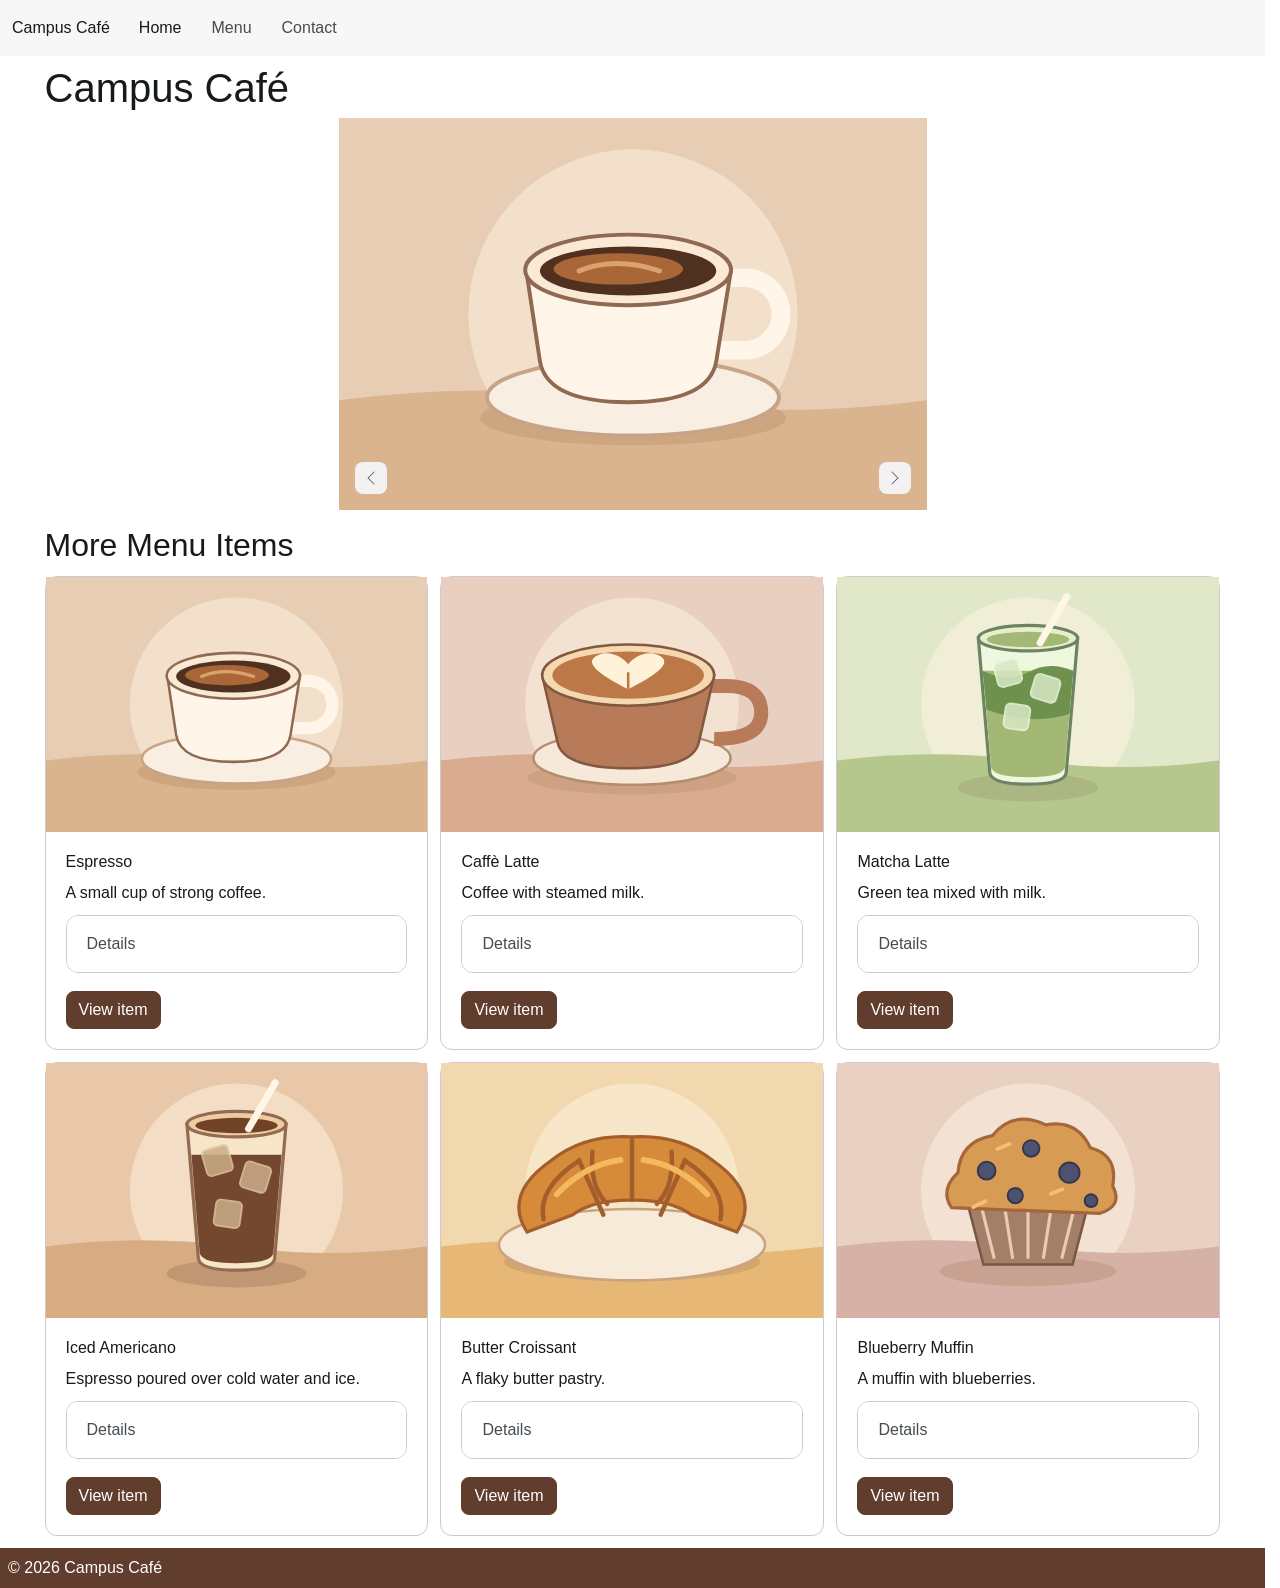
<file: index.html>
<!DOCTYPE html>
<html lang="en">
<head>
  <meta charset="UTF-8">
  <meta name="viewport" content="width=device-width, initial-scale=1.0">
  <title>Home | Campus Café</title>
  <link rel="stylesheet" href="css/bootstrap.min.css">
  <link rel="stylesheet" href="css/style.css">
  <script type="module" src="js/bootstrap.bundle.min.js"></script>
</head>
<body>
  <nav class="navbar md:navbar-expand bg-1 fg-2" aria-label="Main navigation">
    <div class="container-fluid">
      <a class="navbar-brand" href="index.html">Campus Café</a>
      <button class="btn-icon navbar-toggler" type="button" data-bs-toggle="drawer"
        data-bs-target="#navbarNav" aria-controls="navbarNav" aria-expanded="false" aria-label="Toggle navigation">
        <span class="navbar-toggler-icon" aria-hidden="true"></span>
      </button>
      <dialog class="drawer drawer-end" tabindex="-1" id="navbarNav" aria-labelledby="navbarNavLabel">
        <div class="drawer-header">
          <p class="drawer-title" id="navbarNavLabel">Menu</p>
          <button type="button" class="btn-close" data-bs-dismiss="drawer" aria-label="Close menu"></button>
        </div>
        <div class="drawer-body">
          <ul class="navbar-nav">
          <li class="nav-item"><a class="nav-link active" href="index.html" aria-current="page">Home</a></li>
          <li class="nav-item"><a class="nav-link" href="index.html#menu">Menu</a></li>
          <li class="nav-item"><a class="nav-link" href="contact.html">Contact</a></li>
          </ul>
        </div>
      </dialog>
    </div>
  </nav>

  <main class="container mt-3">
    <h1>Campus Café</h1>
    <div id="heroCarousel" class="carousel carousel-overlay md:col-6 mx-auto">
      <div class="carousel-inner">
        <div class="carousel-item active">
          <img src="images/espresso.svg" class="d-block w-100" alt="A small cup of espresso">
        </div>
        <div class="carousel-item">
          <img src="images/latte.svg" class="d-block w-100" alt="A cup of latte with foam art">
        </div>
        <div class="carousel-item">
          <img src="images/matcha.svg" class="d-block w-100" alt="A glass of iced matcha latte">
        </div>
      </div>
      <div class="carousel-overlay-controls">
        <button class="btn-icon btn-sm btn-subtle theme-secondary" type="button"
          data-bs-target="#heroCarousel" data-bs-slide="prev">
          <span class="carousel-icon-prev" aria-hidden="true"></span>
          <span class="visually-hidden">Previous</span>
        </button>
        <button class="btn-icon btn-sm btn-subtle theme-secondary" type="button"
          data-bs-target="#heroCarousel" data-bs-slide="next">
          <span class="carousel-icon-next" aria-hidden="true"></span>
          <span class="visually-hidden">Next</span>
        </button>
      </div>
    </div>

    <section class="mt-5" id="menu">
      <h2 class="mb-4">More Menu Items</h2>
      <div class="row g-4">
      <div class="col-12 md:col-6 lg:col-4">
        <article class="card h-100">
          <img src="images/espresso.svg" class="w-100" alt="Illustration of a small ivory espresso cup filled with dark coffee">
          <div class="card-body d-flex flex-column">
            <h3 class="h5">Espresso</h3>
            <p>A small cup of strong coffee.</p>
            <div class="accordion mb-3">
              <details class="accordion-item">
                <summary class="accordion-header">Details</summary>
                <div class="accordion-body">Made with finely ground coffee.</div>
              </details>
            </div>
            <button class="btn-solid theme-primary mt-auto" type="button"
              data-bs-toggle="dialog" data-bs-target="#itemDialog1">View item</button>
          </div>
          <dialog class="dialog" id="itemDialog1" aria-labelledby="itemTitle1">
            <div class="dialog-header">
              <h4 class="dialog-title" id="itemTitle1">Espresso</h4>
              <button type="button" class="btn-close" data-bs-dismiss="dialog" aria-label="Close dialog"></button>
            </div>
            <div class="dialog-body">
              <p class="mb-0">Available as a single or double shot.</p>
            </div>
            <div class="dialog-footer">
              <button type="button" class="btn-solid theme-primary" data-bs-dismiss="dialog">Close</button>
            </div>
          </dialog>
        </article>
      </div>

      <div class="col-12 md:col-6 lg:col-4">
        <article class="card h-100">
          <img src="images/latte.svg" class="w-100" alt="Illustration of a ceramic latte cup with heart-shaped foam art">
          <div class="card-body d-flex flex-column">
            <h3 class="h5">Caffè Latte</h3>
            <p>Coffee with steamed milk.</p>
            <div class="accordion mb-3">
              <details class="accordion-item">
                <summary class="accordion-header">Details</summary>
                <div class="accordion-body">A creamy coffee made with steamed milk.</div>
              </details>
            </div>
            <button class="btn-solid theme-primary mt-auto" type="button"
              data-bs-toggle="dialog" data-bs-target="#itemDialog2">View item</button>
          </div>
          <dialog class="dialog" id="itemDialog2" aria-labelledby="itemTitle2">
            <div class="dialog-header">
              <h4 class="dialog-title" id="itemTitle2">Caffè Latte</h4>
              <button type="button" class="btn-close" data-bs-dismiss="dialog" aria-label="Close dialog"></button>
            </div>
            <div class="dialog-body">
              <p class="mb-0">Try it with regular or oat milk.</p>
            </div>
            <div class="dialog-footer">
              <button type="button" class="btn-solid theme-primary" data-bs-dismiss="dialog">Close</button>
            </div>
          </dialog>
        </article>
      </div>

      <div class="col-12 md:col-6 lg:col-4">
        <article class="card h-100">
          <img src="images/matcha.svg" class="w-100" alt="Illustration of a glass of green matcha latte with ice">
          <div class="card-body d-flex flex-column">
            <h3 class="h5">Matcha Latte</h3>
            <p>Green tea mixed with milk.</p>
            <div class="accordion mb-3">
              <details class="accordion-item">
                <summary class="accordion-header">Details</summary>
                <div class="accordion-body">Available hot or iced for a study break.</div>
              </details>
            </div>
            <button class="btn-solid theme-primary mt-auto" type="button"
              data-bs-toggle="dialog" data-bs-target="#itemDialog3">View item</button>
          </div>
          <dialog class="dialog" id="itemDialog3" aria-labelledby="itemTitle3">
            <div class="dialog-header">
              <h4 class="dialog-title" id="itemTitle3">Matcha Latte</h4>
              <button type="button" class="btn-close" data-bs-dismiss="dialog" aria-label="Close dialog"></button>
            </div>
            <div class="dialog-body">
              <p class="mb-0">Available hot or iced.</p>
            </div>
            <div class="dialog-footer">
              <button type="button" class="btn-solid theme-primary" data-bs-dismiss="dialog">Close</button>
            </div>
          </dialog>
        </article>
      </div>

      <div class="col-12 md:col-6 lg:col-4">
        <article class="card h-100">
          <img src="images/americano.svg" class="w-100" alt="Illustration of a clear glass of dark iced coffee">
          <div class="card-body d-flex flex-column">
            <h3 class="h5">Iced Americano</h3>
            <p>Espresso poured over cold water and ice.</p>
            <div class="accordion mb-3">
              <details class="accordion-item">
                <summary class="accordion-header">Details</summary>
                <div class="accordion-body">A refreshing coffee without milk.</div>
              </details>
            </div>
            <button class="btn-solid theme-primary mt-auto" type="button"
              data-bs-toggle="dialog" data-bs-target="#itemDialog4">View item</button>
          </div>
          <dialog class="dialog" id="itemDialog4" aria-labelledby="itemTitle4">
            <div class="dialog-header">
              <h4 class="dialog-title" id="itemTitle4">Iced Americano</h4>
              <button type="button" class="btn-close" data-bs-dismiss="dialog" aria-label="Close dialog"></button>
            </div>
            <div class="dialog-body">
              <p class="mb-0">Served over ice.</p>
            </div>
            <div class="dialog-footer">
              <button type="button" class="btn-solid theme-primary" data-bs-dismiss="dialog">Close</button>
            </div>
          </dialog>
        </article>
      </div>

      <div class="col-12 md:col-6 lg:col-4">
        <article class="card h-100">
          <img src="images/croissant.svg" class="w-100" alt="Illustration of a golden crescent-shaped croissant">
          <div class="card-body d-flex flex-column">
            <h3 class="h5">Butter Croissant</h3>
            <p>A flaky butter pastry.</p>
            <div class="accordion mb-3">
              <details class="accordion-item">
                <summary class="accordion-header">Details</summary>
                <div class="accordion-body">A buttery pastry to enjoy with coffee.</div>
              </details>
            </div>
            <button class="btn-solid theme-primary mt-auto" type="button"
              data-bs-toggle="dialog" data-bs-target="#itemDialog5">View item</button>
          </div>
          <dialog class="dialog" id="itemDialog5" aria-labelledby="itemTitle5">
            <div class="dialog-header">
              <h4 class="dialog-title" id="itemTitle5">Butter Croissant</h4>
              <button type="button" class="btn-close" data-bs-dismiss="dialog" aria-label="Close dialog"></button>
            </div>
            <div class="dialog-body">
              <p class="mb-0">Enjoy with a hot coffee.</p>
            </div>
            <div class="dialog-footer">
              <button type="button" class="btn-solid theme-primary" data-bs-dismiss="dialog">Close</button>
            </div>
          </dialog>
        </article>
      </div>

      <div class="col-12 md:col-6 lg:col-4">
        <article class="card h-100">
          <img src="images/muffin.svg" class="w-100" alt="Illustration of a blueberry muffin in a paper wrapper">
          <div class="card-body d-flex flex-column">
            <h3 class="h5">Blueberry Muffin</h3>
            <p>A muffin with blueberries.</p>
            <div class="accordion mb-3">
              <details class="accordion-item">
                <summary class="accordion-header">Details</summary>
                <div class="accordion-body">A sweet snack with juicy blueberries.</div>
              </details>
            </div>
            <button class="btn-solid theme-primary mt-auto" type="button"
              data-bs-toggle="dialog" data-bs-target="#itemDialog6">View item</button>
          </div>
          <dialog class="dialog" id="itemDialog6" aria-labelledby="itemTitle6">
            <div class="dialog-header">
              <h4 class="dialog-title" id="itemTitle6">Blueberry Muffin</h4>
              <button type="button" class="btn-close" data-bs-dismiss="dialog" aria-label="Close dialog"></button>
            </div>
            <div class="dialog-body">
              <p class="mb-0">Ask about availability at the counter.</p>
            </div>
            <div class="dialog-footer">
              <button type="button" class="btn-solid theme-primary" data-bs-dismiss="dialog">Close</button>
            </div>
          </dialog>
        </article>
      </div>
      </div>
    </section>
  </main>

  <footer class="bg-primary fg-contrast-primary p-3 mt-4">
    <p class="mb-0">&copy; 2026 Campus Café</p>
  </footer>
</body>
</html>
</file>
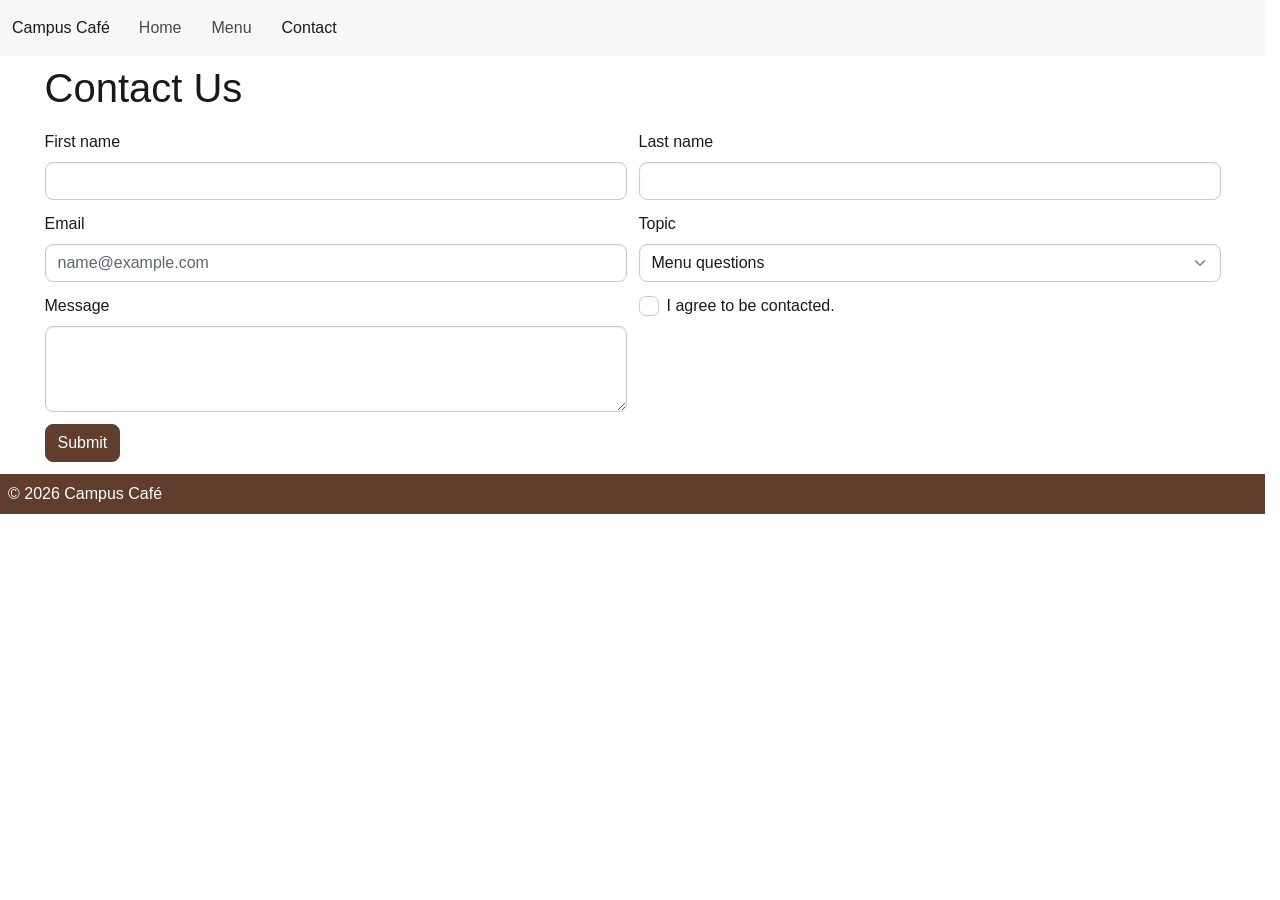
<file: contact.html>
<!DOCTYPE html>
<html lang="en">
<head>
  <meta charset="UTF-8">
  <meta name="viewport" content="width=device-width, initial-scale=1.0">
  <title>Contact | Campus Café</title>
  <link rel="stylesheet" href="css/bootstrap.min.css">
  <link rel="stylesheet" href="css/style.css">
  <script type="module" src="js/bootstrap.bundle.min.js"></script>
</head>
<body>
  <nav class="navbar md:navbar-expand bg-1 fg-2" aria-label="Main navigation">
    <div class="container-fluid">
      <a class="navbar-brand" href="index.html">Campus Café</a>
      <button class="btn-icon navbar-toggler" type="button" data-bs-toggle="drawer"
        data-bs-target="#navbarNav" aria-controls="navbarNav" aria-expanded="false" aria-label="Toggle navigation">
        <span class="navbar-toggler-icon" aria-hidden="true"></span>
      </button>
      <dialog class="drawer drawer-end" tabindex="-1" id="navbarNav" aria-labelledby="navbarNavLabel">
        <div class="drawer-header">
          <p class="drawer-title" id="navbarNavLabel">Menu</p>
          <button type="button" class="btn-close" data-bs-dismiss="drawer" aria-label="Close menu"></button>
        </div>
        <div class="drawer-body">
          <ul class="navbar-nav">
          <li class="nav-item"><a class="nav-link" href="index.html">Home</a></li>
          <li class="nav-item"><a class="nav-link" href="index.html#menu">Menu</a></li>
          <li class="nav-item"><a class="nav-link active" href="contact.html" aria-current="page">Contact</a></li>
          </ul>
        </div>
      </dialog>
    </div>
  </nav>

  <main class="container mt-3">
    <h1>Contact Us</h1>

    <form action="contact.html" method="get">
      <div class="row g-4 mt-2">
        <div class="col-12 md:col-6">
          <div class="form-field">
            <label for="firstName" class="form-label">First name</label>
            <input type="text" class="form-control" id="firstName" required>
          </div>
        </div>
        <div class="col-12 md:col-6">
          <div class="form-field">
            <label for="lastName" class="form-label">Last name</label>
            <input type="text" class="form-control" id="lastName" required>
          </div>
        </div>
        <div class="col-12 md:col-6">
          <div class="form-field">
            <label for="email" class="form-label">Email</label>
            <input type="email" class="form-control" id="email" placeholder="name@example.com" required>
          </div>
        </div>
        <div class="col-12 md:col-6">
          <div class="form-field">
            <label for="topic" class="form-label">Topic</label>
            <select class="form-control" id="topic" required>
              <option value="menu">Menu questions</option>
              <option value="events">Student events</option>
              <option value="feedback">General feedback</option>
            </select>
          </div>
        </div>
        <div class="col-12 md:col-6">
          <div class="form-field">
            <label for="message" class="form-label">Message</label>
            <textarea class="form-control" id="message" rows="3" required></textarea>
          </div>
        </div>
        <div class="col-12 md:col-6">
          <div class="form-field">
            <input type="checkbox" id="consent" class="check" required>
            <label for="consent">I agree to be contacted.</label>
          </div>
        </div>
      </div>
      <button type="submit" class="btn-solid theme-primary mt-4">Submit</button>
    </form>
  </main>

  <footer class="bg-primary fg-contrast-primary p-3 mt-4">
    <p class="mb-0">&copy; 2026 Campus Café</p>
  </footer>
</body>
</html>
</file>
<file: css/style.css>
/* Campus Brew: primary theme colors */
:root {
  --bs-primary-bg: #613d2d;
  --bs-primary-fg: #613d2d;
  --bs-primary-fg-emphasis: #42291d;
  --bs-primary-border: #613d2d;
  --bs-primary-focus-ring: #613d2d;
  --bs-primary-contrast: #ffffff;
}

/* Solid primary buttons */
.btn-solid.theme-primary {
  --bs-theme-bg: #613d2d;
  --bs-theme-border: #613d2d;
  --bs-theme-contrast: #ffffff;
}
</file>
